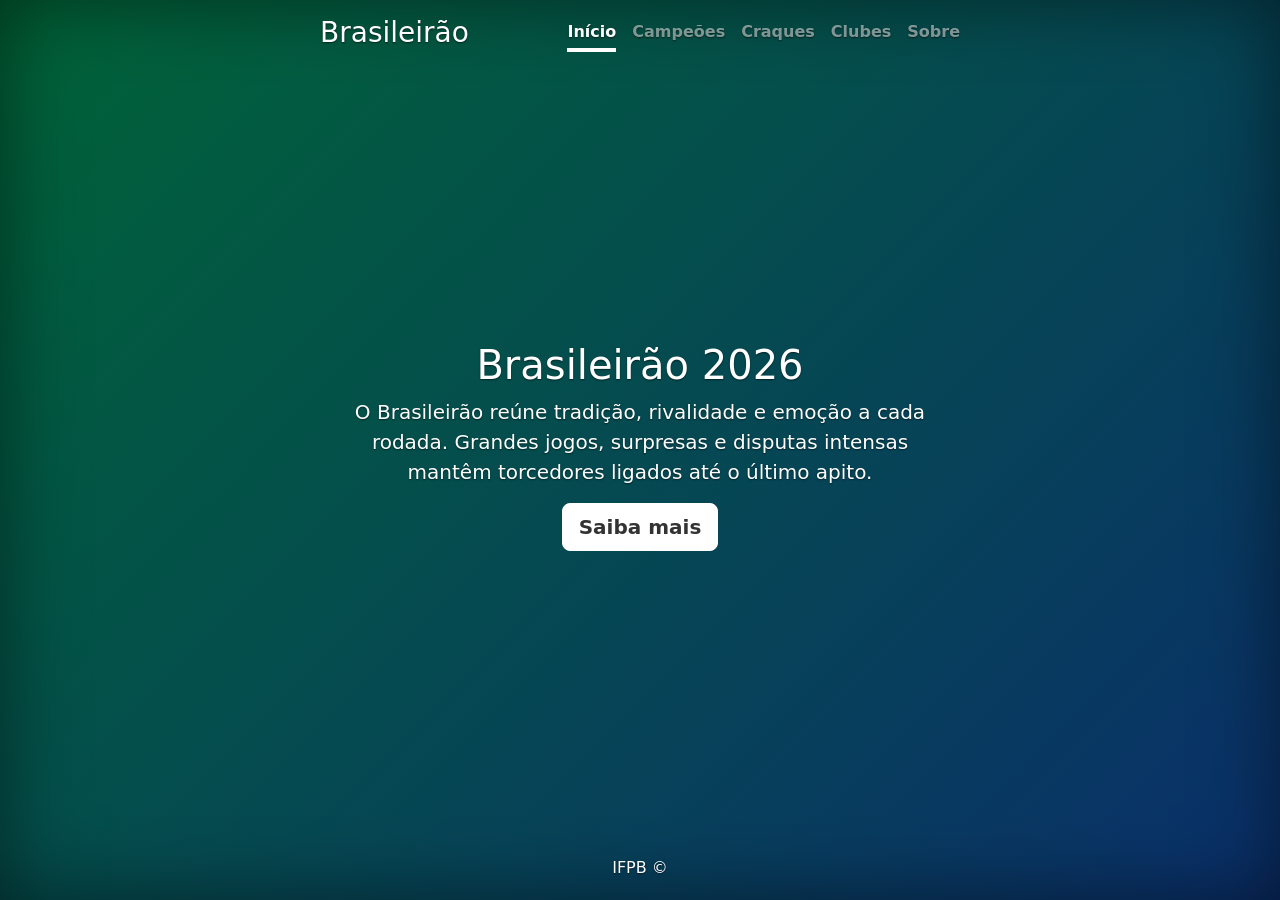
<file: index.html>
<!doctype html>
<html lang="pt-br" class="h-100" data-bs-theme="dark">
  <head>
    <meta charset="utf-8" />
    <meta name="viewport" content="width=device-width, initial-scale=1" />
    <meta name="description" content="" />
    <meta name="generator" content="Astro v5.13.2" />
    <title>Brasileirão</title>
    <link
      rel="canonical"
      href="https://getbootstrap.com/docs/5.3/examples/cover/"
    />
    <script src="assets/js/color-modes.js"></script>
    <link href="assets/dist/css/bootstrap.min.css" rel="stylesheet" />
    <meta name="theme-color" content="#712cf9" />
    <link href="style/cover.css" rel="stylesheet" />
    <style>
      .bd-placeholder-img {
        font-size: 1.125rem;
        text-anchor: middle;
        -webkit-user-select: none;
        -moz-user-select: none;
        user-select: none;
      }
      @media (min-width: 768px) {
        .bd-placeholder-img-lg {
          font-size: 3.5rem;
        }
      }
      .b-example-divider {
        width: 100%;
        height: 3rem;
        background-color: #0000001a;
        border: solid rgba(0, 0, 0, 0.15);
        border-width: 1px 0;
        box-shadow:
          inset 0 0.5em 1.5em #0000001a,
          inset 0 0.125em 0.5em #00000026;
      }
      .b-example-vr {
        flex-shrink: 0;
        width: 1.5rem;
        height: 100vh;
      }
      .bi {
        vertical-align: -0.125em;
        fill: currentColor;
      }
      .nav-scroller {
        position: relative;
        z-index: 2;
        height: 2.75rem;
        overflow-y: hidden;
      }
      .nav-scroller .nav {
        display: flex;
        flex-wrap: nowrap;
        padding-bottom: 1rem;
        margin-top: -1px;
        overflow-x: auto;
        text-align: center;
        white-space: nowrap;
        -webkit-overflow-scrolling: touch;
      }
    </style>
  </head>
  <body class="d-flex h-100 text-center text-white">
    <div class="cover-container d-flex w-100 h-100 p-3 mx-auto flex-column">
      <header class="mb-auto">
        <div>
          <h3 class="float-md-start mb-0">Brasileirão</h3>
          <nav class="nav nav-masthead justify-content-center float-md-end">
            <a class="nav-link fw-bold py-1 px-0 active" aria-current="page" href="index.html">Início</a
            >
            <a class="nav-link fw-bold py-1 px-0" href="campeoes.html">Campeões</a>
            <a class="nav-link fw-bold py-1 px-0" href="craques.html">Craques</a>
            <a class="nav-link fw-bold py-1 px-0" href="clubes.html">Clubes</a>
            <a class="nav-link fw-bold py-1 px-0" href="sobre.html">Sobre</a>
          </nav>
        </div>
      </header>
      <main class="px-3">
        <h1>Brasileirão 2026</h1>
        <p class="lead">
          O Brasileirão reúne tradição, rivalidade e emoção a cada rodada. Grandes jogos, surpresas e disputas intensas mantêm torcedores ligados até o último apito.
        </p>
        <p class="lead">
          <a href="sobre.html" class="btn btn-lg btn-light fw-bold border-white bg-white"
            >Saiba mais</a
          >
        </p>
      </main>
      <footer class="mt-auto text-white">
        <p class="mb-1">
          IFPB &copy;
        </p>
      </footer>
    </div>
    <script
      src="assets/dist/js/bootstrap.bundle.min.js"
      class="astro-vvvwv3sm"
    ></script>
  </body>
</html>
</file>
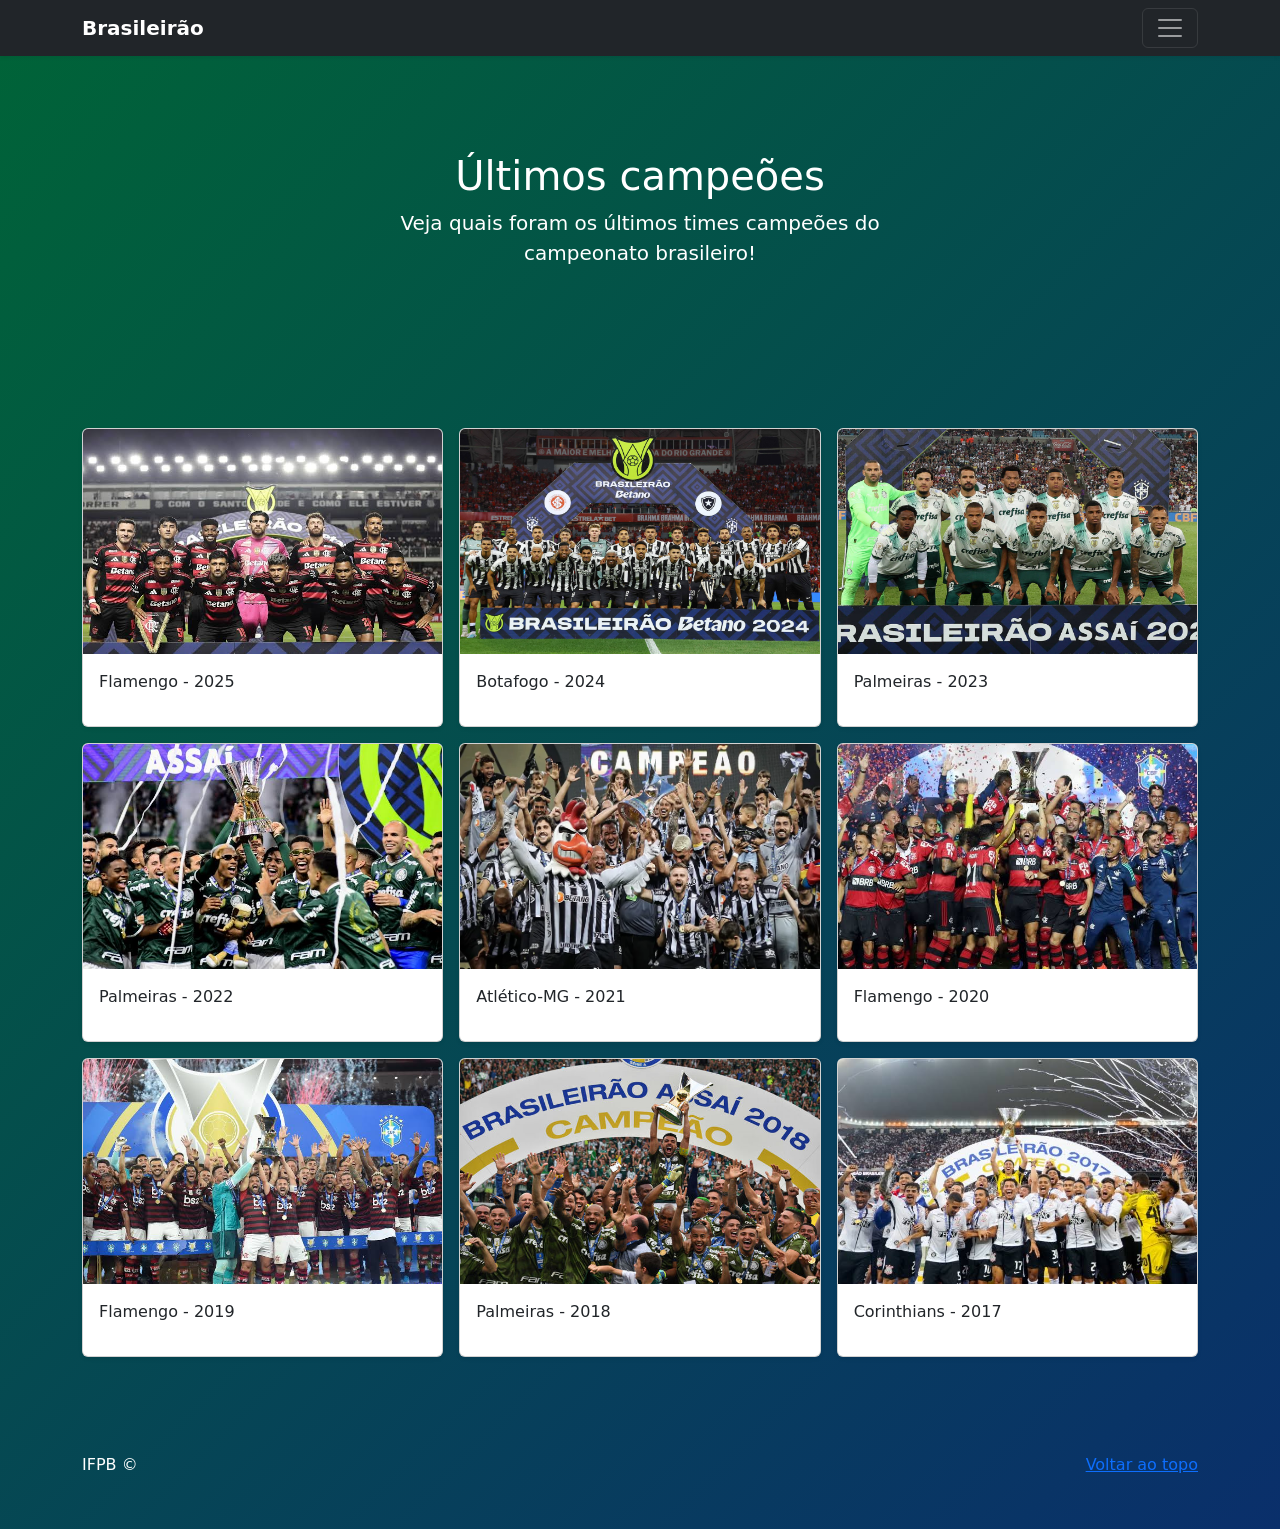
<file: campeoes.html>
<!doctype html>
<html lang="pt-br" data-bs-theme="dark">
  <head>
    <meta charset="utf-8" />
    <meta name="viewport" content="width=device-width, initial-scale=1" />
    <meta name="description" content="" />
    <meta name="generator" content="Astro v5.13.2" />
    <title>Campeões - Brasileirão</title>
    <link
      rel="canonical"
      href="https://getbootstrap.com/docs/5.3/examples/album/"
    />
    <script src="assets/js/color-modes.js"></script>
    <link href="assets/dist/css/bootstrap.min.css" rel="stylesheet" />
    <meta name="theme-color" content="#712cf9" />
    <style>
      .bd-placeholder-img {
        font-size: 1.125rem;
        text-anchor: middle;
        -webkit-user-select: none;
        -moz-user-select: none;
        user-select: none;
      }
      @media (min-width: 768px) {
        .bd-placeholder-img-lg {
          font-size: 3.5rem;
        }
      }
      .b-example-divider {
        width: 100%;
        height: 3rem;
        background-color: #0000001a;
        border: solid rgba(0, 0, 0, 0.15);
        border-width: 1px 0;
        box-shadow:
          inset 0 0.5em 1.5em #0000001a,
          inset 0 0.125em 0.5em #00000026;
      }
      .b-example-vr {
        flex-shrink: 0;
        width: 1.5rem;
        height: 100vh;
      }
      .bi {
        vertical-align: -0.125em;
        fill: currentColor;
      }
      .nav-scroller {
        position: relative;
        z-index: 2;
        height: 2.75rem;
        overflow-y: hidden;
      }
      .nav-scroller .nav {
        display: flex;
        flex-wrap: nowrap;
        padding-bottom: 1rem;
        margin-top: -1px;
        overflow-x: auto;
        text-align: center;
        white-space: nowrap;
        -webkit-overflow-scrolling: touch;
      }
      body {
        background: linear-gradient(135deg, #006437, #0a2f6b);
        color: white;
      }
    </style>
  </head>
  <body id="topo">
    <header data-bs-theme="dark">
      <div class="collapse text-bg-dark" id="navbarHeader">
        <div class="container">
          <div class="row">
            <div class="col-sm-8 col-md-7 py-4">
              <h4>Sobre</h4>
              <p class="text-body-secondary">
                Veja os 9 últimos campeões do campeonato brasileiro.
              </p>
            </div>
            <div class="col-sm-4 offset-md-1 py-4">
              <h4>Navegação</h4>
              <ul class="list-unstyled">
                <li><a href="index.html" class="text-white">Início</a></li>
                <li><a href="campeoes.html" class="text-white">Campeões</a></li>
                <li><a href="craques.html" class="text-white">Craques</a></li>
                <li><a href="clubes.html" class="text-white">Clubes</a></li>
                <li><a href="sobre.html" class="text-white">Sobre</a></li>
              </ul>
            </div>
          </div>
        </div>
      </div>
      <div class="navbar navbar-dark bg-dark shadow-sm">
        <div class="container">
          <a href="index.html" class="navbar-brand d-flex align-items-center">
            <strong>Brasileirão</strong>
          </a>
          <button
            class="navbar-toggler"
            type="button"
            data-bs-toggle="collapse"
            data-bs-target="#navbarHeader"
            aria-controls="navbarHeader"
            aria-expanded="false"
            aria-label="Toggle navigation"
          >
            <span class="navbar-toggler-icon"></span>
          </button>
        </div>
      </div>
    </header>
    <main>
      <section class="py-5 text-center container">
        <div class="row py-lg-5">
          <div class="col-lg-6 col-md-8 mx-auto">
            <h1 class="fw-light">Últimos campeões</h1>
            <p class="lead text-white">
              Veja quais foram os últimos times campeões do campeonato brasileiro!
            </p>
          </div>
        </div>
      </section>
      <div class="album py-5">
        <div class="container">
          <div class="row row-cols-1 row-cols-sm-2 row-cols-md-3 g-3">
            <div class="col">
              <div class="card shadow-sm">
                <img
                  src="img/fla-wins.jpg" alt="Flamengo 2025"
                  class="bd-placeholder-img card-img-top"
                  height="225"
                  width="100%"
                >
                  <div class="card-body">
                  <p class="card-text">
                    Flamengo - 2025
                  </p>
                  <div
                    class="d-flex justify-content-between align-items-center"
                  >
                  </div>
                </div>
              </div>
            </div>
            <div class="col">
              <div class="card shadow-sm">
                <img
                  src="img/bota-wins.jpg" alt="Botafogo 2024"
                  class="bd-placeholder-img card-img-top"
                  height="225"
                  width="100%"
                >
                <div class="card-body">
                  <p class="card-text">
                    Botafogo - 2024
                  </p>
                  <div
                    class="d-flex justify-content-between align-items-center"
                  >
                  </div>
                </div>
              </div>
            </div>
            <div class="col">
              <div class="card shadow-sm">
                <img
                  src="img/palmeiras-2023.jpg" alt="Palmeiras 2023"
                  class="bd-placeholder-img card-img-top"
                  height="225"
                  width="100%"
                >
                <div class="card-body">
                  <p class="card-text">
                    Palmeiras - 2023
                  </p>
                  <div
                    class="d-flex justify-content-between align-items-center"
                  >
                  </div>
                </div>
              </div>
            </div>
            <div class="col">
              <div class="card shadow-sm">
                <img
                  src="img/palmeiras-2022.jpg" alt="Palmeiras 2022"
                  class="bd-placeholder-img card-img-top"
                  height="225"
                  width="100%"
                >
                <div class="card-body">
                  <p class="card-text">
                    Palmeiras - 2022
                  </p>
                  <div
                    class="d-flex justify-content-between align-items-center"
                  >
                  </div>
                </div>
              </div>
            </div>
            <div class="col">
              <div class="card shadow-sm">
                <img
                  src="img/atletico-2021.webp" alt="Atlético-MG 2021"
                  class="bd-placeholder-img card-img-top"
                  height="225"
                  width="100%"
                >
                <div class="card-body">
                  <p class="card-text">
                    Atlético-MG - 2021
                  </p>
                  <div
                    class="d-flex justify-content-between align-items-center"
                  >
                  </div>
                </div>
              </div>
            </div>
            <div class="col">
              <div class="card shadow-sm">
                <img  
                  src="img/fla-2020.jpg" alt="Flamengo 2020"
                  class="bd-placeholder-img card-img-top"
                  height="225"
                  width="100%"
                >
                <div class="card-body">
                  <p class="card-text">
                    Flamengo - 2020
                  </p>
                  <div
                    class="d-flex justify-content-between align-items-center"
                  >
                  </div>
                </div>
              </div>
            </div>
            <div class="col">
              <div class="card shadow-sm">
                <img
                  src="img/fla-19.jpg" alt="Flamengo 2019"
                  class="bd-placeholder-img card-img-top"
                  height="225"
                  width="100%"
                >
                <div class="card-body">
                  <p class="card-text">
                    Flamengo - 2019
                  </p>
                  <div
                    class="d-flex justify-content-between align-items-center"
                  >
                  </div>
                </div>
              </div>
            </div>
            <div class="col">
              <div class="card shadow-sm">
                <img
                  src="img/palmeiras-2018.jpg" alt="Palmeiras 2018"
                  class="bd-placeholder-img card-img-top"
                  height="225"
                  width="100%"
                >
                <div class="card-body">
                  <p class="card-text">
                    Palmeiras - 2018
                  </p>
                  <div
                    class="d-flex justify-content-between align-items-center"
                  >
                  </div>
                </div>
              </div>
            </div>
            <div class="col">
              <div class="card shadow-sm">
                <img
                  src="img/corinthians.jpg" alt="Corinthians - 2017"
                  class="bd-placeholder-img card-img-top"
                  height="225"
                  width="100%"
                >
                <div class="card-body">
                  <p class="card-text">
                    Corinthians - 2017
                  </p>
                  <div
                    class="d-flex justify-content-between align-items-center"
                  >
                  </div>
                </div>
              </div>
            </div>
          </div>
        </div>
      </div>
    </main>
    <footer class="text-white py-5">
      <div class="container">
        <p class="float-end mb-1"><a href="#topo">Voltar ao topo</a></p>
        <p class="mb-1">
          IFPB &copy; 
        </p>
      </div>
    </footer>
    <script
      src="assets/dist/js/bootstrap.bundle.min.js"
      class="astro-vvvwv3sm"
    ></script>
  </body>
</html>
</file>
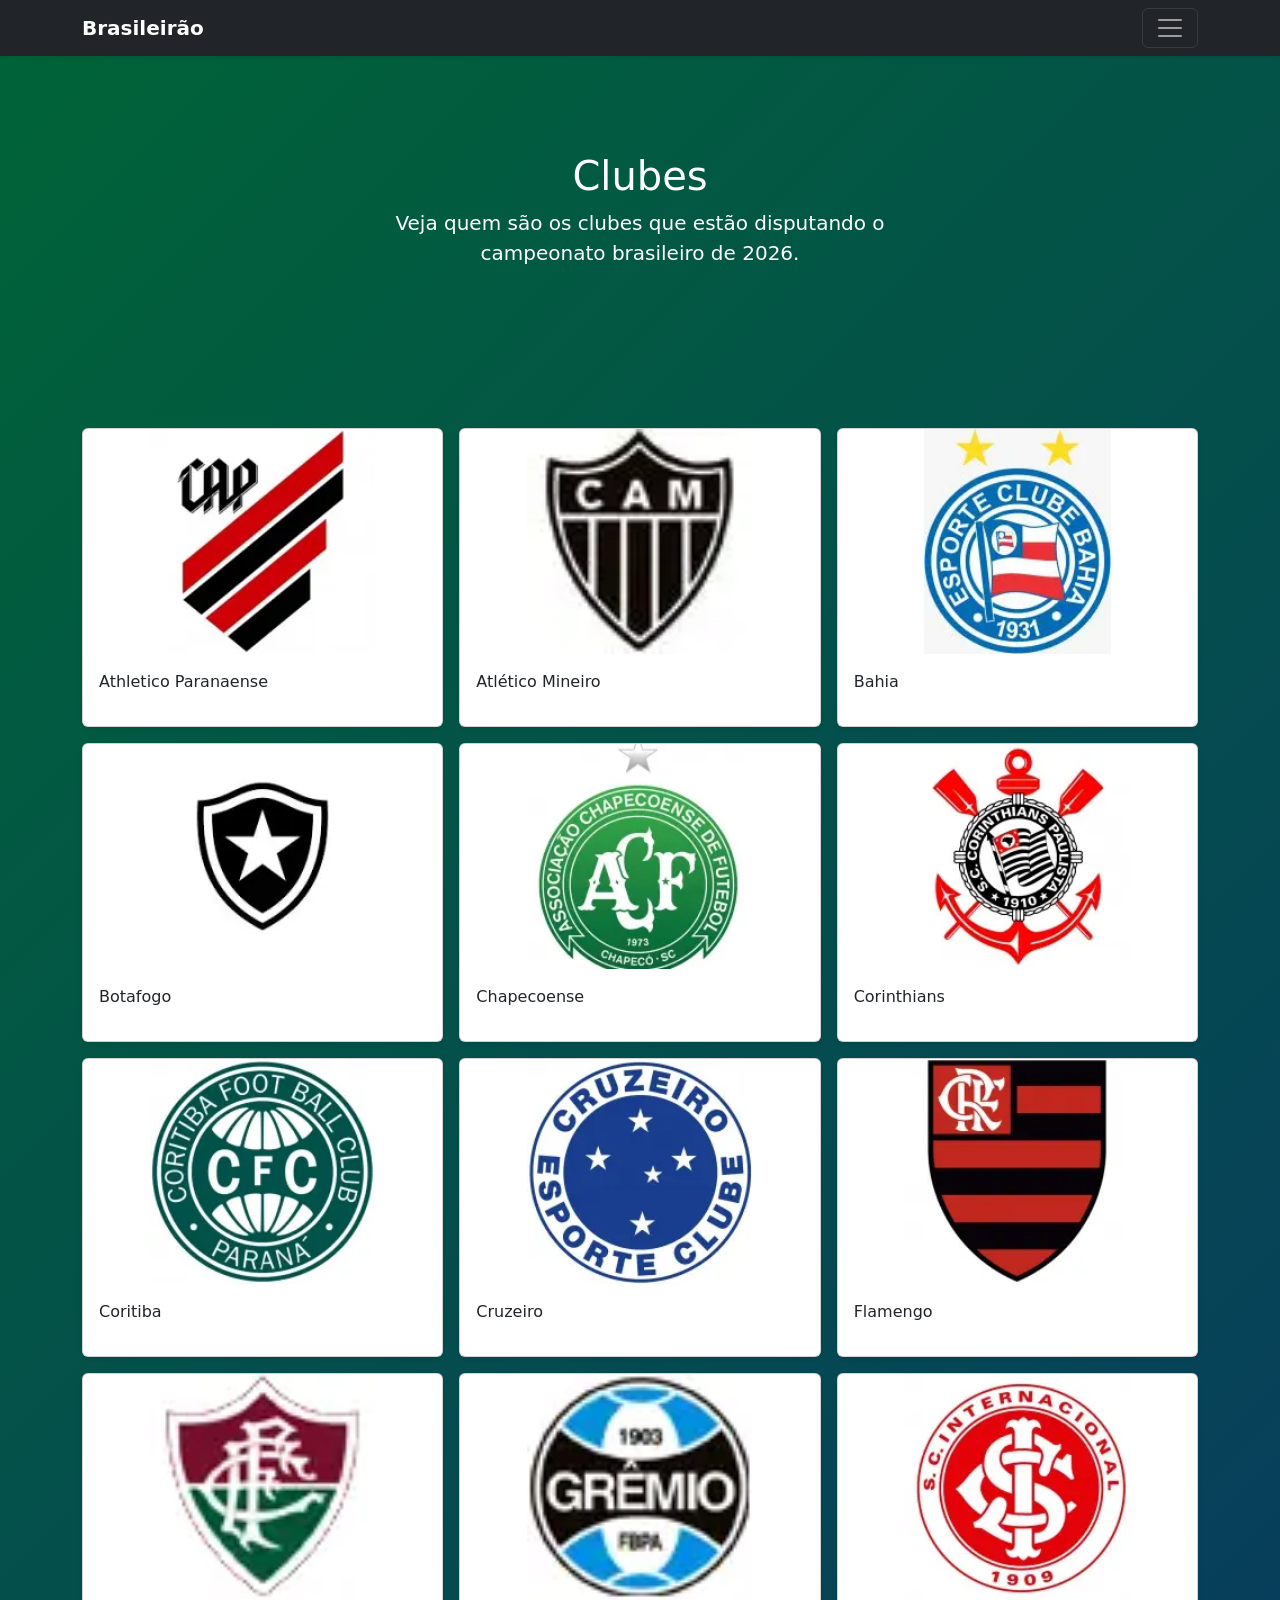
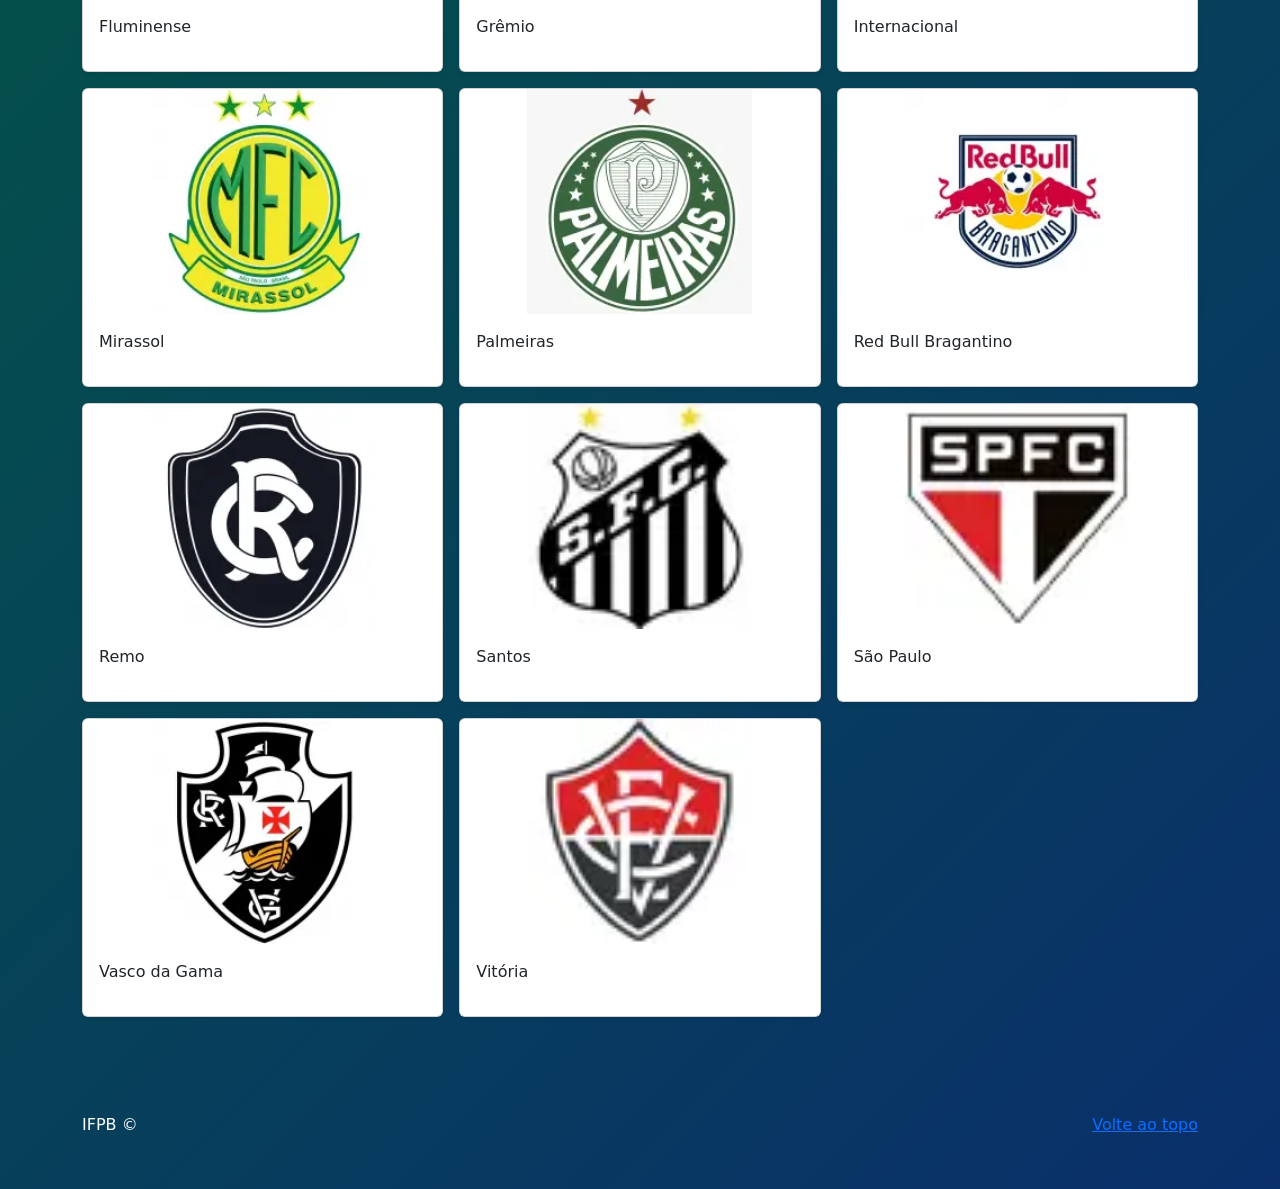
<file: clubes.html>
<!doctype html>
<html lang="pt-br" data-bs-theme="dark">
  <head>
    <meta charset="utf-8" />
    <meta name="viewport" content="width=device-width, initial-scale=1" />
    <meta name="description" content="" />
    <meta name="generator" content="Astro v5.13.2" />
    <title>Clubes - Brasileirão</title>
    <link
      rel="canonical"
      href="https://getbootstrap.com/docs/5.3/examples/album/"
    />
    <script src="assets/js/color-modes.js"></script>
    <link href="assets/dist/css/bootstrap.min.css" rel="stylesheet" />
    <meta name="theme-color" content="#712cf9" />
    <style>
      .bd-placeholder-img {
        font-size: 1.125rem;
        text-anchor: middle;
        -webkit-user-select: none;
        -moz-user-select: none;
        user-select: none;
      }
      @media (min-width: 768px) {
        .bd-placeholder-img-lg {
          font-size: 3.5rem;
        }
      }
      .b-example-divider {
        width: 100%;
        height: 3rem;
        background-color: #0000001a;
        border: solid rgba(0, 0, 0, 0.15);
        border-width: 1px 0;
        box-shadow:
          inset 0 0.5em 1.5em #0000001a,
          inset 0 0.125em 0.5em #00000026;
      }
      .b-example-vr {
        flex-shrink: 0;
        width: 1.5rem;
        height: 100vh;
      }
      .bi {
        vertical-align: -0.125em;
        fill: currentColor;
      }
      .nav-scroller {
        position: relative;
        z-index: 2;
        height: 2.75rem;
        overflow-y: hidden;
      }
      .nav-scroller .nav {
        display: flex;
        flex-wrap: nowrap;
        padding-bottom: 1rem;
        margin-top: -1px;
        overflow-x: auto;
        text-align: center;
        white-space: nowrap;
        -webkit-overflow-scrolling: touch;
      }
      body {
        background: linear-gradient(135deg, #006437, #0a2f6b);
        color: white;
      }
      .card-img-top {
        height: 225px;
        object-fit: contain;
      }
    </style>
  </head>
  <body>
    <header data-bs-theme="dark">
      <div class="collapse text-bg-dark" id="navbarHeader">
        <div class="container">
          <div class="row">
            <div class="col-sm-8 col-md-7 py-4">
              <h4>Sobre</h4>
              <p class="text-body-secondary">
                Conheça os clubes que disputam o Campeonato Brasileiro de 2026.
              </p>
            </div>
            <div class="col-sm-4 offset-md-1 py-4">
              <h4>Navegação</h4>
              <ul class="list-unstyled">
                <li><a href="index.html" class="text-white">Início</a></li>
                <li><a href="campeoes.html" class="text-white">Campeões</a></li>
                <li><a href="craques.html" class="text-white">Craques</a></li>
                <li><a href="clubes.html" class="text-white">Clubes</a></li>
                <li><a href="sobre.html" class="text-white">Sobre</a></li>
              </ul>
            </div>
          </div>
        </div>
      </div>
      <div class="navbar navbar-dark bg-dark shadow-sm">
        <div class="container">
          <a href="index.html" class="navbar-brand d-flex align-items-center">
            
            <strong>Brasileirão</strong>
          </a>
          <button
            class="navbar-toggler"
            type="button"
            data-bs-toggle="collapse"
            data-bs-target="#navbarHeader"
            aria-controls="navbarHeader"
            aria-expanded="false"
            aria-label="Toggle navigation"
          >
            <span class="navbar-toggler-icon"></span>
          </button>
        </div>
      </div>
    </header>
    <main>
      <section class="py-5 text-center container">
        <div class="row py-lg-5">
          <div class="col-lg-6 col-md-8 mx-auto">
            <h1 class="fw-light">Clubes</h1>
            <p class="lead text-white">
              Veja quem são os clubes que estão disputando o campeonato brasileiro de 2026.
            </p>
          </div>
        </div>
      </section>
      <div class="album py-5">
        <div class="container">
          <div class="row row-cols-1 row-cols-sm-2 row-cols-md-3 g-3">
            <div class="col">
              <div class="card shadow-sm">
                <img
                  src="img/cap.webp" alt="escudo do athletico Paranaense"
                  class="bd-placeholder-img card-img-top"
                  height="225"
                  width="100%"
                >
                <div class="card-body">
                  <p class="card-text">
                    Athletico Paranaense
                  </p>
                  <div
                    class="d-flex justify-content-between align-items-center"
                  >
                  </div>
                </div>
              </div>
            </div>
            <div class="col">
              <div class="card shadow-sm">
                <img
                  src="img/cam.webp" alt="Escudo do Atlético Mineiro"
                  class="bd-placeholder-img card-img-top"
                  height="225"
                  width="100%"
                >
                <div class="card-body">
                  <p class="card-text">
                    Atlético Mineiro
                  </p>
                  <div
                    class="d-flex justify-content-between align-items-center"
                  >
                  </div>
                </div>
              </div>
            </div>
            <div class="col">
              <div class="card shadow-sm">
                <img
                  src="img/bahia.webp" alt="Escudo do Bahia"
                  class="bd-placeholder-img card-img-top"
                  height="225"
                  width="100%"
                >
                <div class="card-body">
                  <p class="card-text">
                    Bahia
                  </p>
                  <div
                    class="d-flex justify-content-between align-items-center"
                  >
                  </div>
                </div>
              </div>
            </div>
            <div class="col">
              <div class="card shadow-sm">
                <img
                  src="img/botafogo.webp" alt="Escudo do Botafogo"
                  class="bd-placeholder-img card-img-top"
                  height="225"
                  width="100%"
                >
                <div class="card-body">
                  <p class="card-text">
                    Botafogo
                  </p>
                  <div
                    class="d-flex justify-content-between align-items-center"
                  >
                  </div>
                </div>
              </div>
            </div>
            <div class="col">
              <div class="card shadow-sm">
                <img
                  src="img/chape.webp" alt="Escudo da Chapecoense"
                  class="bd-placeholder-img card-img-top"
                  height="225"
                  width="100%"
                >
                <div class="card-body">
                  <p class="card-text">
                    Chapecoense
                  </p>
                  <div
                    class="d-flex justify-content-between align-items-center"
                  >
                  </div>
                </div>
              </div>
            </div>
            <div class="col">
              <div class="card shadow-sm">
                <img
                  src="img/coringa-escudo.webp" alt="Corinthians Escudo"
                  class="bd-placeholder-img card-img-top"
                  height="225"
                  width="100%"
                >
                <div class="card-body">
                  <p class="card-text">
                    Corinthians
                  </p>
                  <div
                    class="d-flex justify-content-between align-items-center"
                  >
                  </div>
                </div>
              </div>
            </div>
            <div class="col">
              <div class="card shadow-sm">
                <img
                  src="img/coritiba.webp" alt="Escudo do Coritiba"
                  class="bd-placeholder-img card-img-top"
                  height="225"
                  width="100%"
                >
                <div class="card-body">
                  <p class="card-text">
                    Coritiba
                  </p>
                  <div
                    class="d-flex justify-content-between align-items-center"
                  >
                  </div>
                </div>
              </div>
            </div>
            <div class="col">
              <div class="card shadow-sm">
                <img
                  src="img/cruzeiro.webp" alt="Escudo do Cruzeiro"
                  class="bd-placeholder-img card-img-top"
                  height="225"
                  width="100%"
                >
                <div class="card-body">
                  <p class="card-text">
                    Cruzeiro
                  </p>
                  <div
                    class="d-flex justify-content-between align-items-center"
                  >
                  </div>
                </div>
              </div>
            </div>
            <div class="col">
              <div class="card shadow-sm">
                <img
                  src="img/flamengo-escudo.webp" alt="Escudo do Flamengo"
                  class="bd-placeholder-img card-img-top"
                  height="225"
                  width="100%"
                >
                <div class="card-body">
                  <p class="card-text">
                    Flamengo
                  </p>
                  <div
                    class="d-flex justify-content-between align-items-center"
                  >
                  </div>
                </div>
              </div>
            </div>
            <div class="col">
              <div class="card shadow-sm">
                <img
                  src="img/flu.webp" alt="Escudo do Fluminense"
                  class="bd-placeholder-img card-img-top"
                  height="225"
                  width="100%"
                >
                <div class="card-body">
                  <p class="card-text">
                    Fluminense
                  </p>
                  <div
                    class="d-flex justify-content-between align-items-center"
                  >
                  </div>
                </div>
              </div>
            </div>
            <div class="col">
              <div class="card shadow-sm">
                <img
                  src="img/gremio.webp" alt="Escudo do Grêmio"
                  class="bd-placeholder-img card-img-top"
                  height="225"
                  width="100%"
                >
                <div class="card-body">
                  <p class="card-text">
                    Grêmio
                  </p>
                  <div
                    class="d-flex justify-content-between align-items-center"
                  >
                  </div>
                </div>
              </div>
            </div>
            <div class="col">
              <div class="card shadow-sm">
                <img
                  src="img/inter.webp" alt="Escudo do Internacional"
                  class="bd-placeholder-img card-img-top"
                  height="225"
                  width="100%"
                >
                <div class="card-body">
                  <p class="card-text">
                    Internacional
                  </p>
                  <div
                    class="d-flex justify-content-between align-items-center"
                  >
                  </div>
                </div>
              </div>
            </div>
            <div class="col">
              <div class="card shadow-sm">
                <img
                  src="img/mirassol.webp" alt="Escudo do Mirassol"
                  class="bd-placeholder-img card-img-top"
                  height="225"
                  width="100%"
                >
                <div class="card-body">
                  <p class="card-text">
                    Mirassol
                  </p>
                  <div
                    class="d-flex justify-content-between align-items-center"
                  >
                  </div>
                </div>
              </div>
            </div>
            <div class="col">
              <div class="card shadow-sm">
                <img
                  src="img/palmeiras-escudo.webp" alt="Escudo do Palmeiras"
                  class="bd-placeholder-img card-img-top"
                  height="225"
                  width="100%"
                >
                <div class="card-body">
                  <p class="card-text">
                    Palmeiras
                  </p>
                  <div
                    class="d-flex justify-content-between align-items-center"
                  >
                  </div>
                </div>
              </div>
            </div>
            <div class="col">
              <div class="card shadow-sm">
                <img
                  src="img/redbull.webp" alt="Escudo do Red Bull Bragantino"
                  class="bd-placeholder-img card-img-top"
                  height="225"
                  width="100%"
                >
                <div class="card-body">
                  <p class="card-text">
                    Red Bull Bragantino
                  </p>
                  <div
                    class="d-flex justify-content-between align-items-center"
                  >
                  </div>
                </div>
              </div>
            </div>
            <div class="col">
              <div class="card shadow-sm">
                <img
                  src="img/remo.webp" alt="Escudo do Remo"
                  class="bd-placeholder-img card-img-top"
                  height="225"
                  width="100%"
                >
                <div class="card-body">
                  <p class="card-text">
                    Remo
                  </p>
                  <div
                    class="d-flex justify-content-between align-items-center"
                  >
                  </div>
                </div>
              </div>
            </div>
            <div class="col">
              <div class="card shadow-sm">
                <img
                  src="img/santos.webp" alt="Escudo do Santos"
                  class="bd-placeholder-img card-img-top"
                  height="225"
                  width="100%"
                >
                <div class="card-body">
                  <p class="card-text">
                    Santos
                  </p>
                  <div
                    class="d-flex justify-content-between align-items-center"
                  >
                  </div>
                </div>
              </div>
            </div>
            <div class="col">
              <div class="card shadow-sm">
                <img
                  src="img/saopaulo.webp" alt="Escudo do São Paulo"
                  class="bd-placeholder-img card-img-top"
                  height="225"
                  width="100%"
                >
                <div class="card-body">
                  <p class="card-text">
                    São Paulo
                  </p>
                  <div
                    class="d-flex justify-content-between align-items-center"
                  >
                  </div>
                </div>
              </div>
            </div>
            <div class="col">
              <div class="card shadow-sm">
                <img
                  src="img/vasco.webp" alt="Escudo do Vasco da Gama"
                  class="bd-placeholder-img card-img-top"
                  height="225"
                  width="100%"
                >
                <div class="card-body">
                  <p class="card-text">
                    Vasco da Gama
                  </p>
                  <div
                    class="d-flex justify-content-between align-items-center"
                  >
                  </div>
                </div>
              </div>
            </div>
            <div class="col">
              <div class="card shadow-sm">
                <img
                  src="img/vitoria.webp" alt="Escudo do Vitória"
                  class="bd-placeholder-img card-img-top"
                  height="225"
                  width="100%"
                >
                <div class="card-body">
                  <p class="card-text">
                    Vitória
                  </p>
                  <div
                    class="d-flex justify-content-between align-items-center"
                  >
                  </div>
                </div>
              </div>
            </div>
          </div>
        </div>
      </div>
    </main>
    <footer class="text-white py-5">
      <div class="container">
        <p class="float-end mb-1"><a href="#">Volte ao topo</a></p>
        <p class="mb-1">
          IFPB &copy;
        </p>
      </div>
    </footer>
    <script
      src="assets/dist/js/bootstrap.bundle.min.js"
      class="astro-vvvwv3sm"
    ></script>
  </body>
</html>
</file>
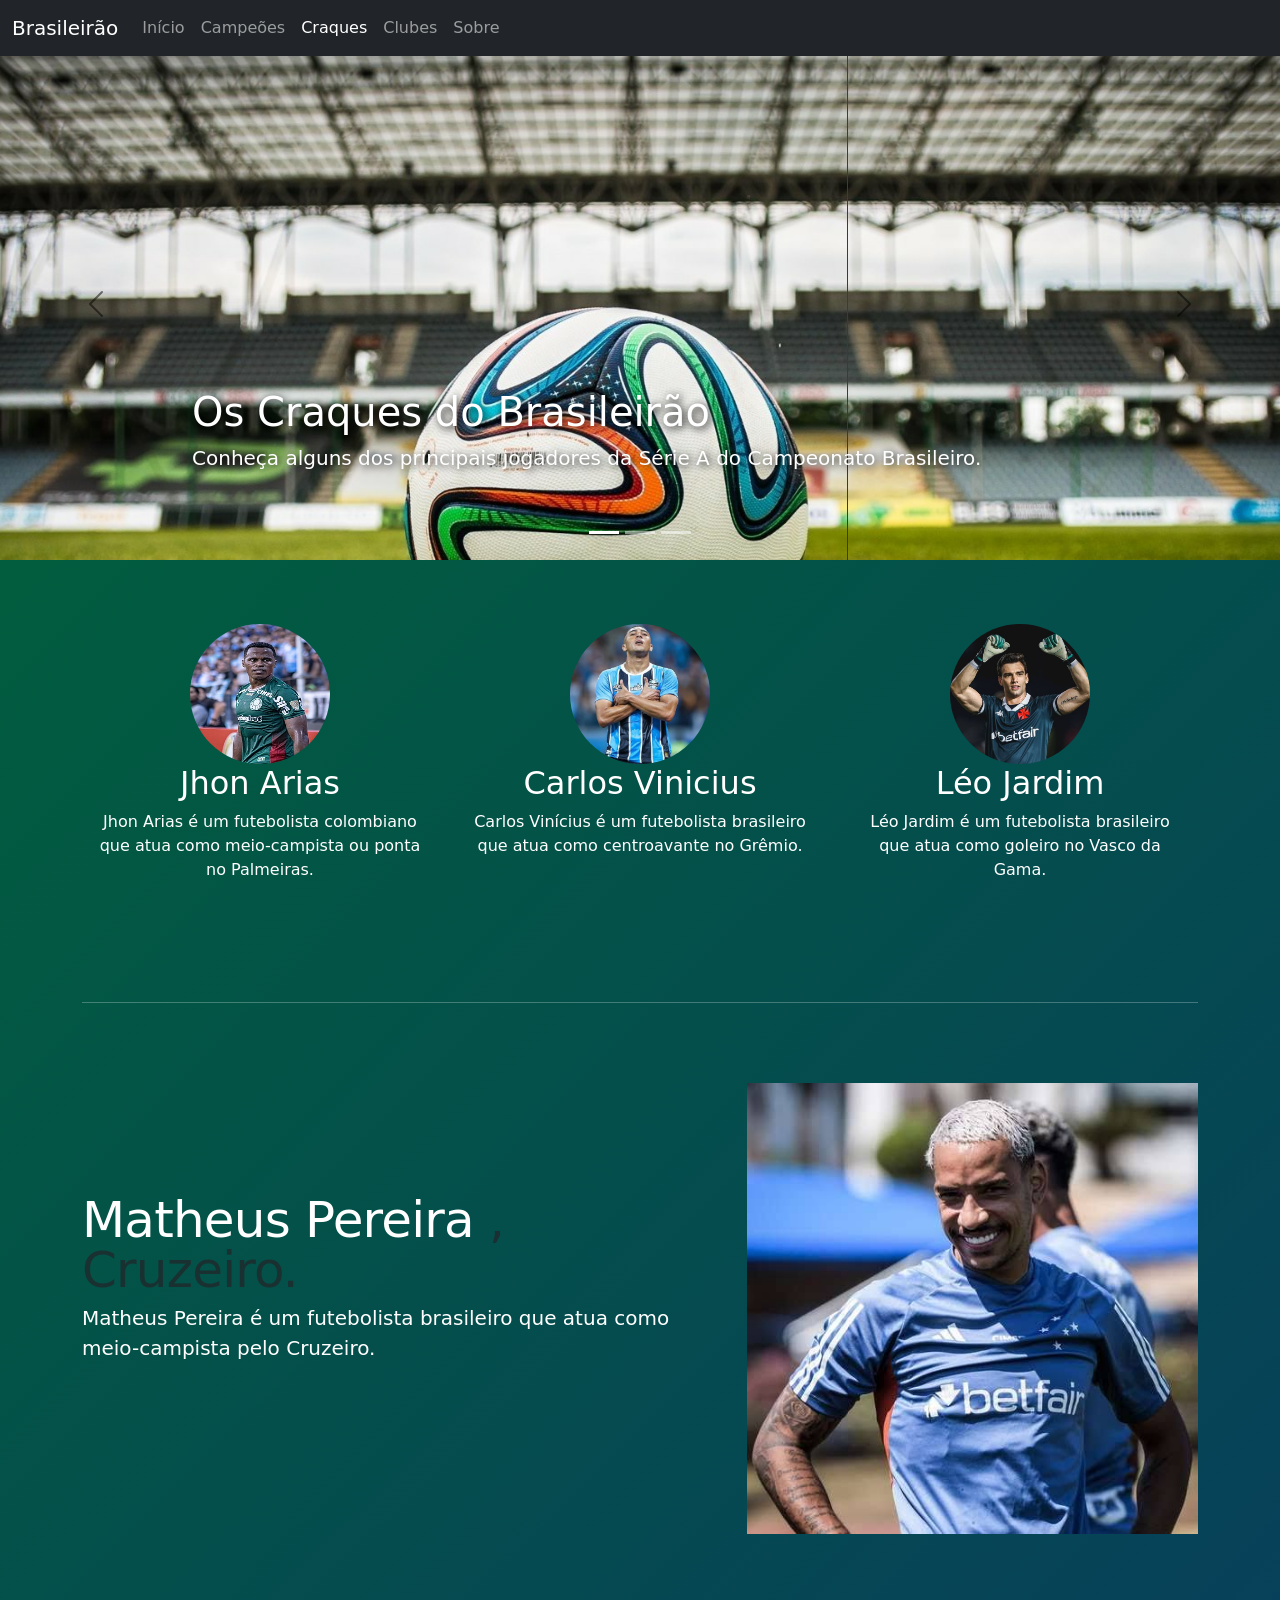
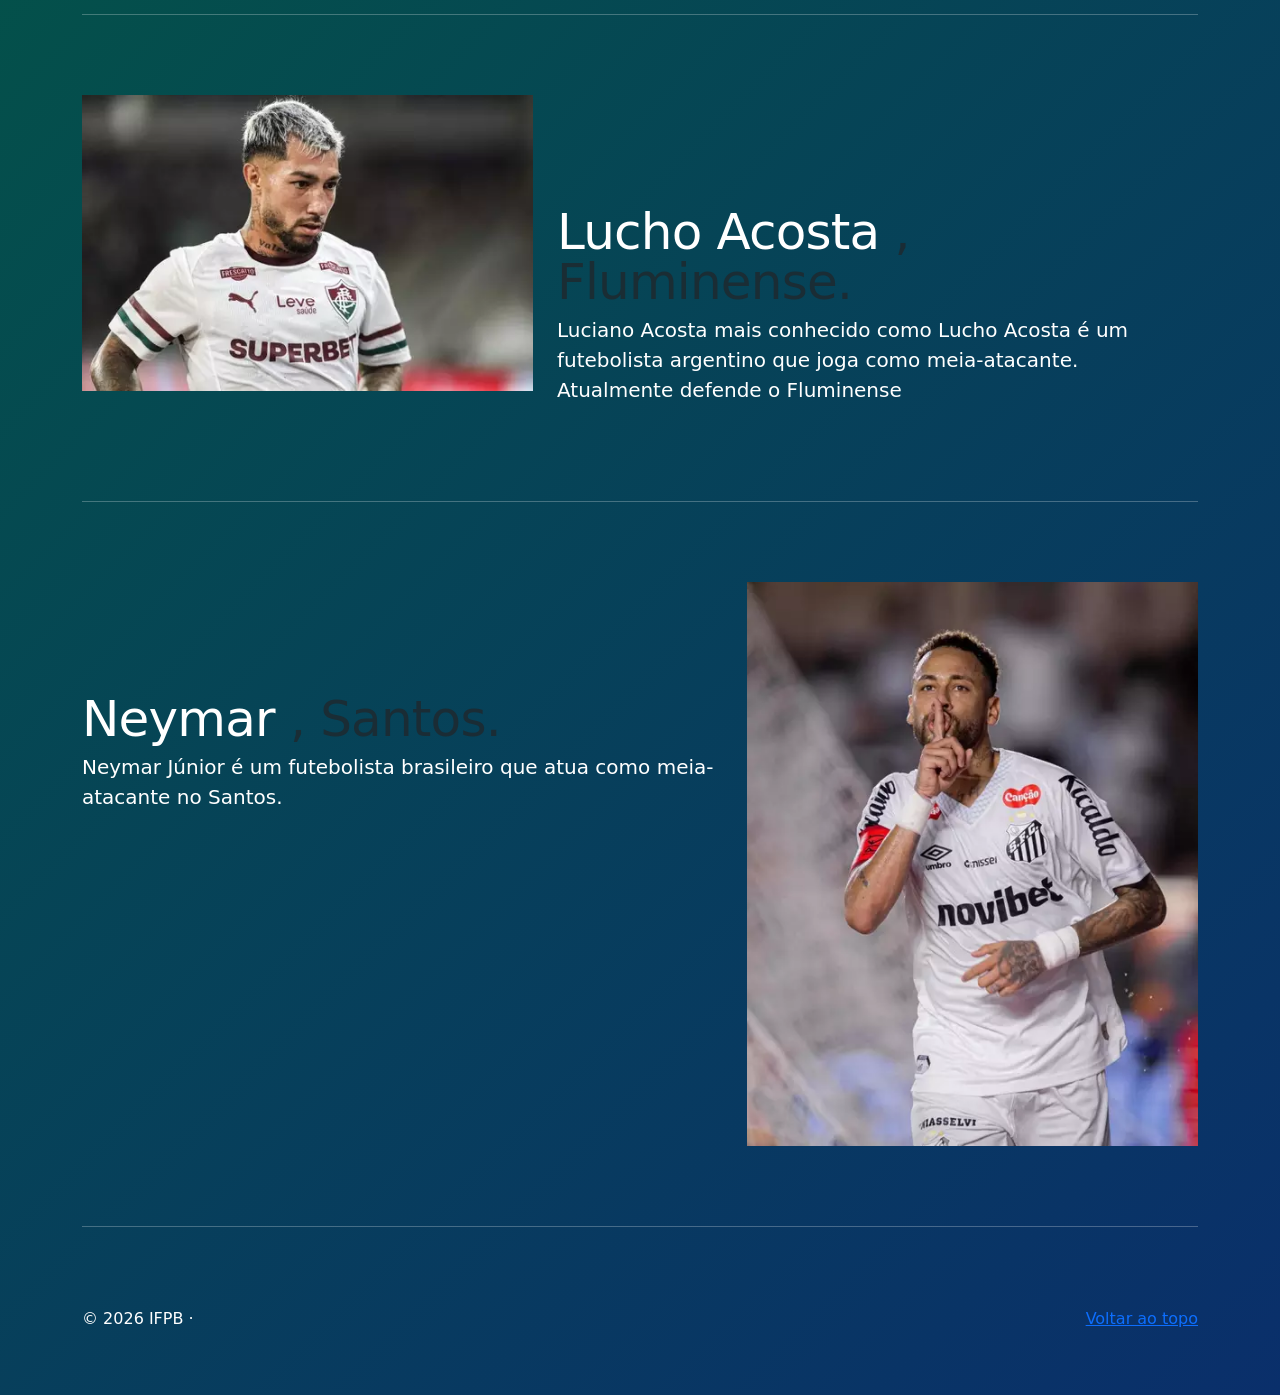
<file: craques.html>
<!doctype html>
<html lang="pt-br" data-bs-theme="dark">
  <head>
    <meta charset="utf-8" />
    <meta name="viewport" content="width=device-width, initial-scale=1" />
    <meta name="description" content="" />
    <meta name="generator" content="Astro v5.13.2" />
    <title>Craques - Brasileirão</title>
    <link
      rel="canonical"
      href="https://getbootstrap.com/docs/5.3/examples/carousel/"
    />
    <script src="assets/js/color-modes.js"></script>
    <link href="assets/dist/css/bootstrap.min.css" rel="stylesheet" />
    <meta name="theme-color" content="#712cf9" />
    <link href="style/carousel.css" rel="stylesheet" />
    <style>
      .bd-placeholder-img {
        font-size: 1.125rem;
        text-anchor: middle;
        -webkit-user-select: none;
        -moz-user-select: none;
        user-select: none;
      }
      @media (min-width: 768px) {
        .bd-placeholder-img-lg {
          font-size: 3.5rem;
        }
      }
      .b-example-divider {
        width: 100%;
        height: 3rem;
        background-color: #0000001a;
        border: solid rgba(0, 0, 0, 0.15);
        border-width: 1px 0;
        box-shadow:
          inset 0 0.5em 1.5em #0000001a,
          inset 0 0.125em 0.5em #00000026;
      }
      .b-example-vr {
        flex-shrink: 0;
        width: 1.5rem;
        height: 100vh;
      }
      .bi {
        vertical-align: -0.125em;
        fill: currentColor;
      }
      .nav-scroller {
        position: relative;
        z-index: 2;
        height: 2.75rem;
        overflow-y: hidden;
      }
      .nav-scroller .nav {
        display: flex;
        flex-wrap: nowrap;
        padding-bottom: 1rem;
        margin-top: -1px;
        overflow-x: auto;
        text-align: center;
        white-space: nowrap;
        -webkit-overflow-scrolling: touch;
      }
      .foto-carrosel {
        width:100%;
        height:100vh;
        object-fit:cover;
      }
      .carousel-caption {
        color: white;
        text-shadow: 2px 2px 8px black;
      }
      .carousel-control-prev-icon,
      .carousel-control-next-icon {
          filter: invert(1);
      }
      body {
          background: linear-gradient(135deg, #006437, #0a2f6b);
          color: white;
      }
    </style>
  </head>
  <body>
    <header data-bs-theme="dark">
      <nav class="navbar navbar-expand-md navbar-dark fixed-top bg-dark">
        <div class="container-fluid">
          <a class="navbar-brand" href="index.html">Brasileirão</a>
          <button
            class="navbar-toggler"
            type="button"
            data-bs-toggle="collapse"
            data-bs-target="#navbarCollapse"
            aria-controls="navbarCollapse"
            aria-expanded="false"
            aria-label="Toggle navigation"
          >
            <span class="navbar-toggler-icon"></span>
          </button>
          <div class="collapse navbar-collapse" id="navbarCollapse">
            <ul class="navbar-nav me-auto mb-2 mb-md-0">
              <li class="nav-item">
                <a class="nav-link href="index.html">Início</a>
              </li>
              <li class="nav-item"><a class="nav-link" href="campeoes.html">Campeões</a></li>
              <li class="nav-item"><a class="nav-link active" aria-current="page" href="craques.html">Craques</a></li>
              <li class="nav-item"><a class="nav-link" href="clubes.html">Clubes</a></li>
              <li class="nav-item"><a class="nav-link" href="sobre.html">Sobre</a></li>
            </ul>
          </div>
        </div>
      </nav>
    </header>
    <main>
      <div id="myCarousel" class="carousel slide mb-6" data-bs-ride="carousel">
        <div class="carousel-indicators">
          <button
            type="button"
            data-bs-target="#myCarousel"
            data-bs-slide-to="0"
            class="active"
            aria-current="true"
            aria-label="Slide 1"
          ></button>
          <button
            type="button"
            data-bs-target="#myCarousel"
            data-bs-slide-to="1"
            aria-label="Slide 2"
          ></button>
          <button
            type="button"
            data-bs-target="#myCarousel"
            data-bs-slide-to="2"
            aria-label="Slide 3"
          ></button>
        </div>
        <div class="carousel-inner">
          <div class="carousel-item active">
            <img src="img/bola.jpg" alt="Bola de Futebol" class="foto-carrosel bd-placeholder-img">
            <div class="container">
              <div class="carousel-caption text-start">
                <h1>Os Craques do Brasileirão</h1>
                <p>
                  Conheça alguns dos principais jogadores da Série A do Campeonato Brasileiro.
                </p>
              </div>
            </div>
          </div>
          <div class="carousel-item">
            <img src="img/maracana.webp" alt="Foto do Maracanã"class="foto-carrosel bd-placeholder-img"
              height="100%"
              width="100%"
            >
            <div class="container">
              <div class="carousel-caption">
                <h1>Talento em campo</h1>
                <p>
                  Dribles, gols, assistências e grandes defesas fazem parte do espetáculo.
                </p>
              </div>
            </div>
          </div>
          <div class="carousel-item">
            <img src="img/taça2.webp" alt="Taça do Brasileirão" class="foto-carrosel bd-placeholder-img">
            <div class="container">
              <div class="carousel-caption text-end">
                <h1>O futebol que emociona milhões</h1>
                <p>
                  Cada rodada revela novos destaques e momentos inesquecíveis.
                </p>
              </div>
            </div>
          </div>
        </div>
        <button
          class="carousel-control-prev"
          type="button"
          data-bs-target="#myCarousel"
          data-bs-slide="prev"
        >
          <span class="carousel-control-prev-icon" aria-hidden="true"></span>
          <span class="visually-hidden">Previous</span>
        </button>
        <button
          class="carousel-control-next"
          type="button"
          data-bs-target="#myCarousel"
          data-bs-slide="next"
        >
          <span class="carousel-control-next-icon" aria-hidden="true"></span>
          <span class="visually-hidden">Next</span>
        </button>
      </div>
      
      <div class="container marketing">
        <div class="row">
          <div class="col-lg-4">
            <img
              src="img/arias2.jpg" alt="Jhon Arias"
              class="bd-placeholder-img rounded-circle"
              height="140"
              width="140"
            >
            <h2 class="fw-normal">Jhon Arias</h2>
            <p>
              Jhon Arias é um futebolista colombiano que atua como meio-campista ou ponta no Palmeiras.
            </p>
          </div>
          <div class="col-lg-4">
            <img
              src="img/cvinicius.jpg" alt="Carlos Vinícius"
              class="bd-placeholder-img rounded-circle"
              height="140"
              width="140"
            >
            <h2 class="fw-normal">Carlos Vinicius</h2>
            <p>
              Carlos Vinícius é um futebolista brasileiro que atua como centroavante no Grêmio.
            </p>
          </div>
          <div class="col-lg-4">
            <img
              src="img/leo-jardim.jpg" alt="Léo Jardim"
              class="bd-placeholder-img rounded-circle"
              height="140"
              width="140"
            >
            <h2 class="fw-normal">Léo Jardim</h2>
            <p>
              Léo Jardim é um futebolista brasileiro que atua como goleiro no Vasco da Gama.
            </p>
          </div>
        </div>
        <hr class="featurette-divider" />
        <div class="row featurette">
          <div class="col-md-7">
            <h2 class="featurette-heading fw-normal lh-1">
              Matheus Pereira
              <span class="text-body-secondary">, Cruzeiro.</span>
            </h2>
            <p class="lead">
              Matheus Pereira é um futebolista brasileiro que atua como meio-campista pelo Cruzeiro.
            </p>
          </div>
          <div class="col-md-5">
            <img
              src="img/mp.jpg" alt="Matheus Pereira"
              class="bd-placeholder-img bd-placeholder-img-lg featurette-image img-fluid mx-auto"
              height="500"
              width="500"
            >
          </div>
        </div>
        <hr class="featurette-divider" />
        <div class="row featurette">
          <div class="col-md-7 order-md-2">
            <h2 class="featurette-heading fw-normal lh-1">
              Lucho Acosta
              <span class="text-body-secondary">, Fluminense.</span>
            </h2>
            <p class="lead">
              Luciano Acosta mais conhecido como Lucho Acosta é um futebolista argentino que joga como meia-atacante. Atualmente defende o Fluminense
            </p>
          </div>
          <div class="col-md-5 order-md-1">
            <img
              src="img/Lucho.webp" alt="Lucho Acosta"
              class="bd-placeholder-img bd-placeholder-img-lg featurette-image img-fluid mx-auto"
              height="500"
              width="500"
            >
          </div>
        </div>
        <hr class="featurette-divider" />
        <div class="row featurette">
          <div class="col-md-7">
            <h2 class="featurette-heading fw-normal lh-1">
              Neymar
              <span class="text-body-secondary">, Santos.</span>
            </h2>
            <p class="lead">
              Neymar Júnior é um futebolista brasileiro que atua como meia-atacante no Santos. 
            </p>
          </div>
          <div class="col-md-5">
            <img
              src="img/neymar.webp" alt="Neymar Júnior"
              class="bd-placeholder-img bd-placeholder-img-lg featurette-image img-fluid mx-auto"
              height="500"
              width="500"
            >
          </div>
        </div>
        <hr class="featurette-divider" />
      </div>
      <footer class="container">
        <p class="float-end"><a href="#">Voltar ao topo</a></p>
        <p>
          &copy; 2026 IFPB &middot;
        </p>
      </footer>
    </main>
    <script
      src="assets/dist/js/bootstrap.bundle.min.js"
      class="astro-vvvwv3sm"
    ></script>
  </body>
</html>
</file>
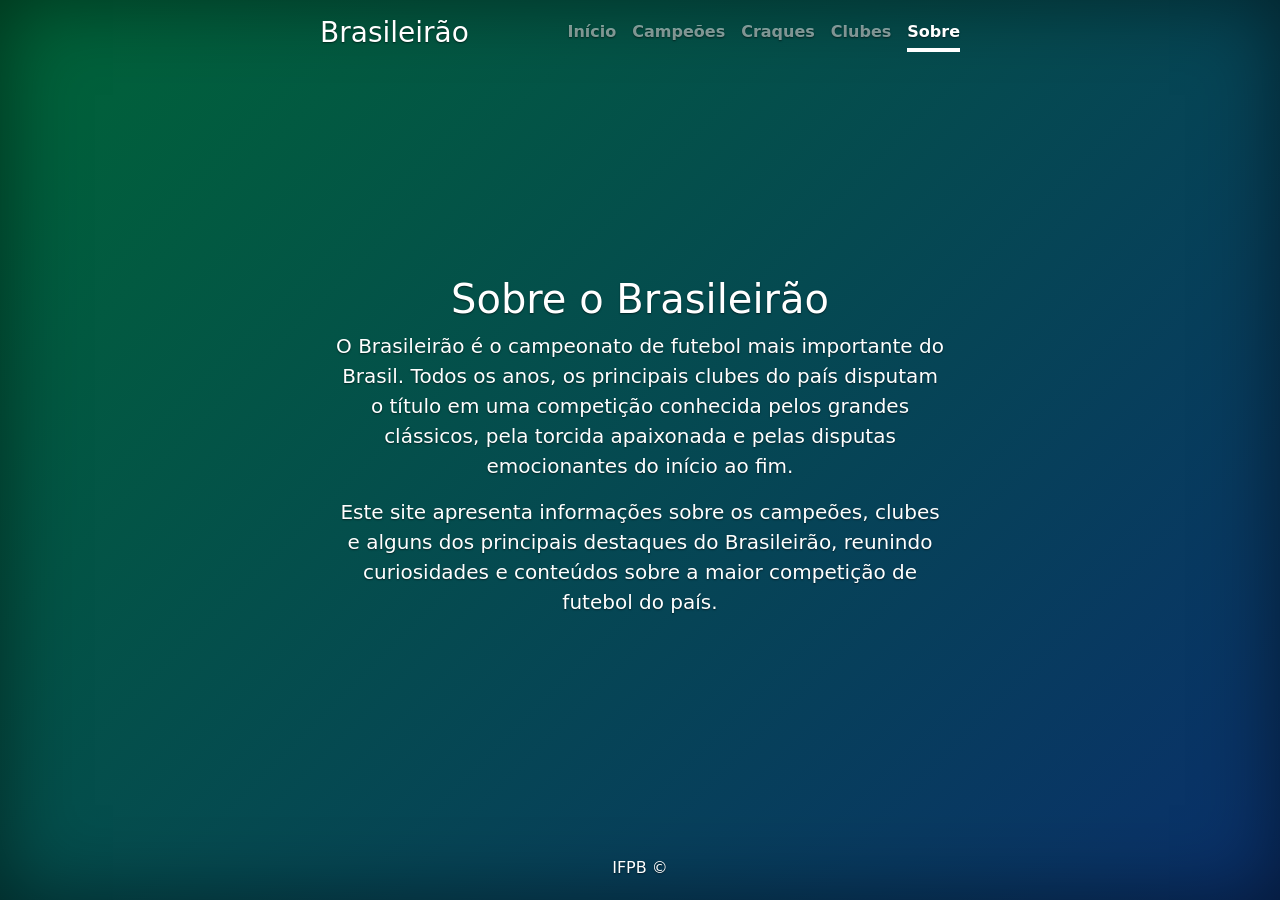
<file: sobre.html>
<!doctype html>
<html lang="pt-br" class="h-100" data-bs-theme="dark">
  <head>
    <meta charset="utf-8" />
    <meta name="viewport" content="width=device-width, initial-scale=1" />
    <meta name="description" content="" />
    <meta name="generator" content="Astro v5.13.2" />
    <title>Sobre - Brasileirão</title>
    <link
      rel="canonical"
      href="https://getbootstrap.com/docs/5.3/examples/cover/"
    />
    <script src="assets/js/color-modes.js"></script>
    <link href="assets/dist/css/bootstrap.min.css" rel="stylesheet" />
    <meta name="theme-color" content="#712cf9" />
    <link href="style/cover.css" rel="stylesheet" />
    <style>
      .bd-placeholder-img {
        font-size: 1.125rem;
        text-anchor: middle;
        -webkit-user-select: none;
        -moz-user-select: none;
        user-select: none;
      }
      @media (min-width: 768px) {
        .bd-placeholder-img-lg {
          font-size: 3.5rem;
        }
      }
      .b-example-divider {
        width: 100%;
        height: 3rem;
        background-color: #0000001a;
        border: solid rgba(0, 0, 0, 0.15);
        border-width: 1px 0;
        box-shadow:
          inset 0 0.5em 1.5em #0000001a,
          inset 0 0.125em 0.5em #00000026;
      }
      .b-example-vr {
        flex-shrink: 0;
        width: 1.5rem;
        height: 100vh;
      }
      .bi {
        vertical-align: -0.125em;
        fill: currentColor;
      }
      .nav-scroller {
        position: relative;
        z-index: 2;
        height: 2.75rem;
        overflow-y: hidden;
      }
      .nav-scroller .nav {
        display: flex;
        flex-wrap: nowrap;
        padding-bottom: 1rem;
        margin-top: -1px;
        overflow-x: auto;
        text-align: center;
        white-space: nowrap;
        -webkit-overflow-scrolling: touch;
      }
    </style>
  </head>
  <body class="d-flex h-100 text-center text-bg-dark">
    <div class="cover-container d-flex w-100 h-100 p-3 mx-auto flex-column">
      <header class="mb-auto">
        <div>
          <h3 class="float-md-start mb-0">Brasileirão</h3>
          <nav class="nav nav-masthead justify-content-center float-md-end">
            <a class="nav-link fw-bold py-1 px-0" href="index.html">Início</a
            >
            <a class="nav-link fw-bold py-1 px-0" href="campeoes.html">Campeões</a>
            <a class="nav-link fw-bold py-1 px-0" href="craques.html">Craques</a>
            <a class="nav-link fw-bold py-1 px-0" href="clubes.html">Clubes</a>
            <a class="nav-link fw-bold py-1 px-0 active" aria-current="page" href="sobre.html">Sobre</a>
          </nav>
        </div>
      </header>
      <main class="px-3">
        <h1>Sobre o Brasileirão</h1>
        <p class="lead">
          O Brasileirão é o campeonato de futebol mais importante do Brasil. Todos os anos, os principais clubes do país disputam o título em uma competição conhecida pelos grandes clássicos, pela torcida apaixonada e pelas disputas emocionantes do início ao fim.
        </p>
        <p class="lead">
          Este site apresenta informações sobre os campeões, clubes e alguns dos principais destaques do Brasileirão, reunindo curiosidades e conteúdos sobre a maior competição de futebol do país.
        </p>
      </main>
      <footer class="mt-auto text-white">
        <p class="mb-1">
          IFPB &copy;
        </p>
      </footer>
    </div>
    <script
      src="assets/dist/js/bootstrap.bundle.min.js"
      class="astro-vvvwv3sm"
    ></script>
  </body>
</html>
</file>
<file: style/cover.css>
/*
 * Globals
 */


/* Custom default button */
.btn-light,
.btn-light:hover,
.btn-light:focus {
  color: #333;
  text-shadow: none; /* Prevent inheritance from `body` */
}


/*
 * Base structure
 */

body {
  text-shadow: 0 .05rem .1rem rgba(0, 0, 0, .5);
  box-shadow: inset 0 0 5rem rgba(0, 0, 0, .5);
}

.cover-container {
  max-width: 42em;
}


/*
 * Header
 */

.nav-masthead .nav-link {
  color: rgba(255, 255, 255, .5);
  border-bottom: .25rem solid transparent;
}

.nav-masthead .nav-link:hover,
.nav-masthead .nav-link:focus {
  border-bottom-color: rgba(255, 255, 255, .25);
}

.nav-masthead .nav-link + .nav-link {
  margin-left: 1rem;
}

.nav-masthead .active {
  color: #fff;
  border-bottom-color: #fff;
}

body {
    background: linear-gradient(135deg, #006437, #0a2f6b);
    color: white;
}
</file>
<file: style/carousel.css>
/* GLOBAL STYLES
-------------------------------------------------- */
/* Padding below the footer and lighter body text */

body {
  padding-top: 3rem;
  padding-bottom: 3rem;
  color: rgb(var(--bs-tertiary-color-rgb));
}


/* CUSTOMIZE THE CAROUSEL
-------------------------------------------------- */

/* Carousel base class */
.carousel {
  margin-bottom: 4rem;
}
/* Since positioning the image, we need to help out the caption */
.carousel-caption {
  bottom: 3rem;
  z-index: 10;
}

/* Declare heights because of positioning of img element */
.carousel-item {
  height: 32rem;
}


/* MARKETING CONTENT
-------------------------------------------------- */

/* Center align the text within the three columns below the carousel */
.marketing .col-lg-4 {
  margin-bottom: 1.5rem;
  text-align: center;
}
/* rtl:begin:ignore */
.marketing .col-lg-4 p {
  margin-right: .75rem;
  margin-left: .75rem;
}
/* rtl:end:ignore */


/* Featurettes
------------------------- */

.featurette-divider {
  margin: 5rem 0; /* Space out the Bootstrap <hr> more */
}

/* Thin out the marketing headings */
/* rtl:begin:remove */
.featurette-heading {
  letter-spacing: -.05rem;
}

/* rtl:end:remove */

/* RESPONSIVE CSS
-------------------------------------------------- */

@media (min-width: 40em) {
  /* Bump up size of carousel content */
  .carousel-caption p {
    margin-bottom: 1.25rem;
    font-size: 1.25rem;
    line-height: 1.4;
  }

  .featurette-heading {
    font-size: 50px;
  }
}

@media (min-width: 62em) {
  .featurette-heading {
    margin-top: 7rem;
  }
}
</file>
